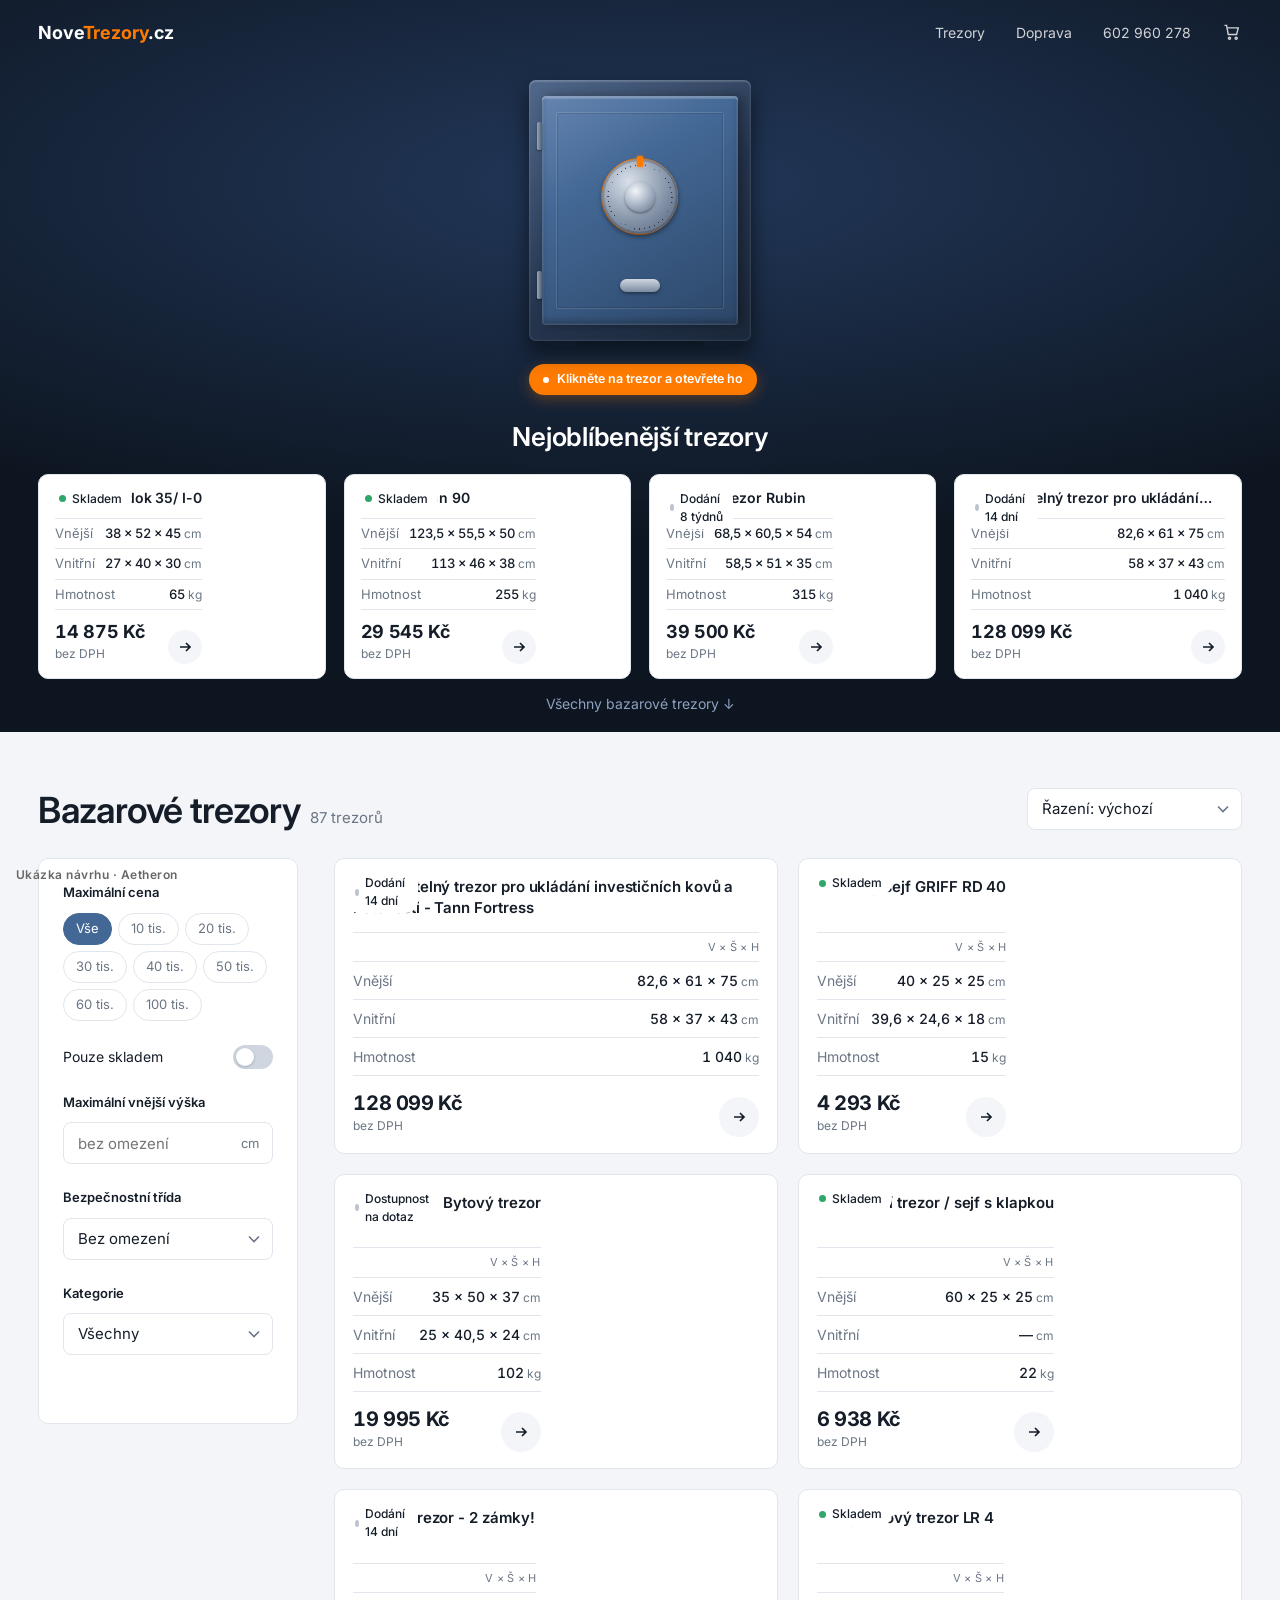
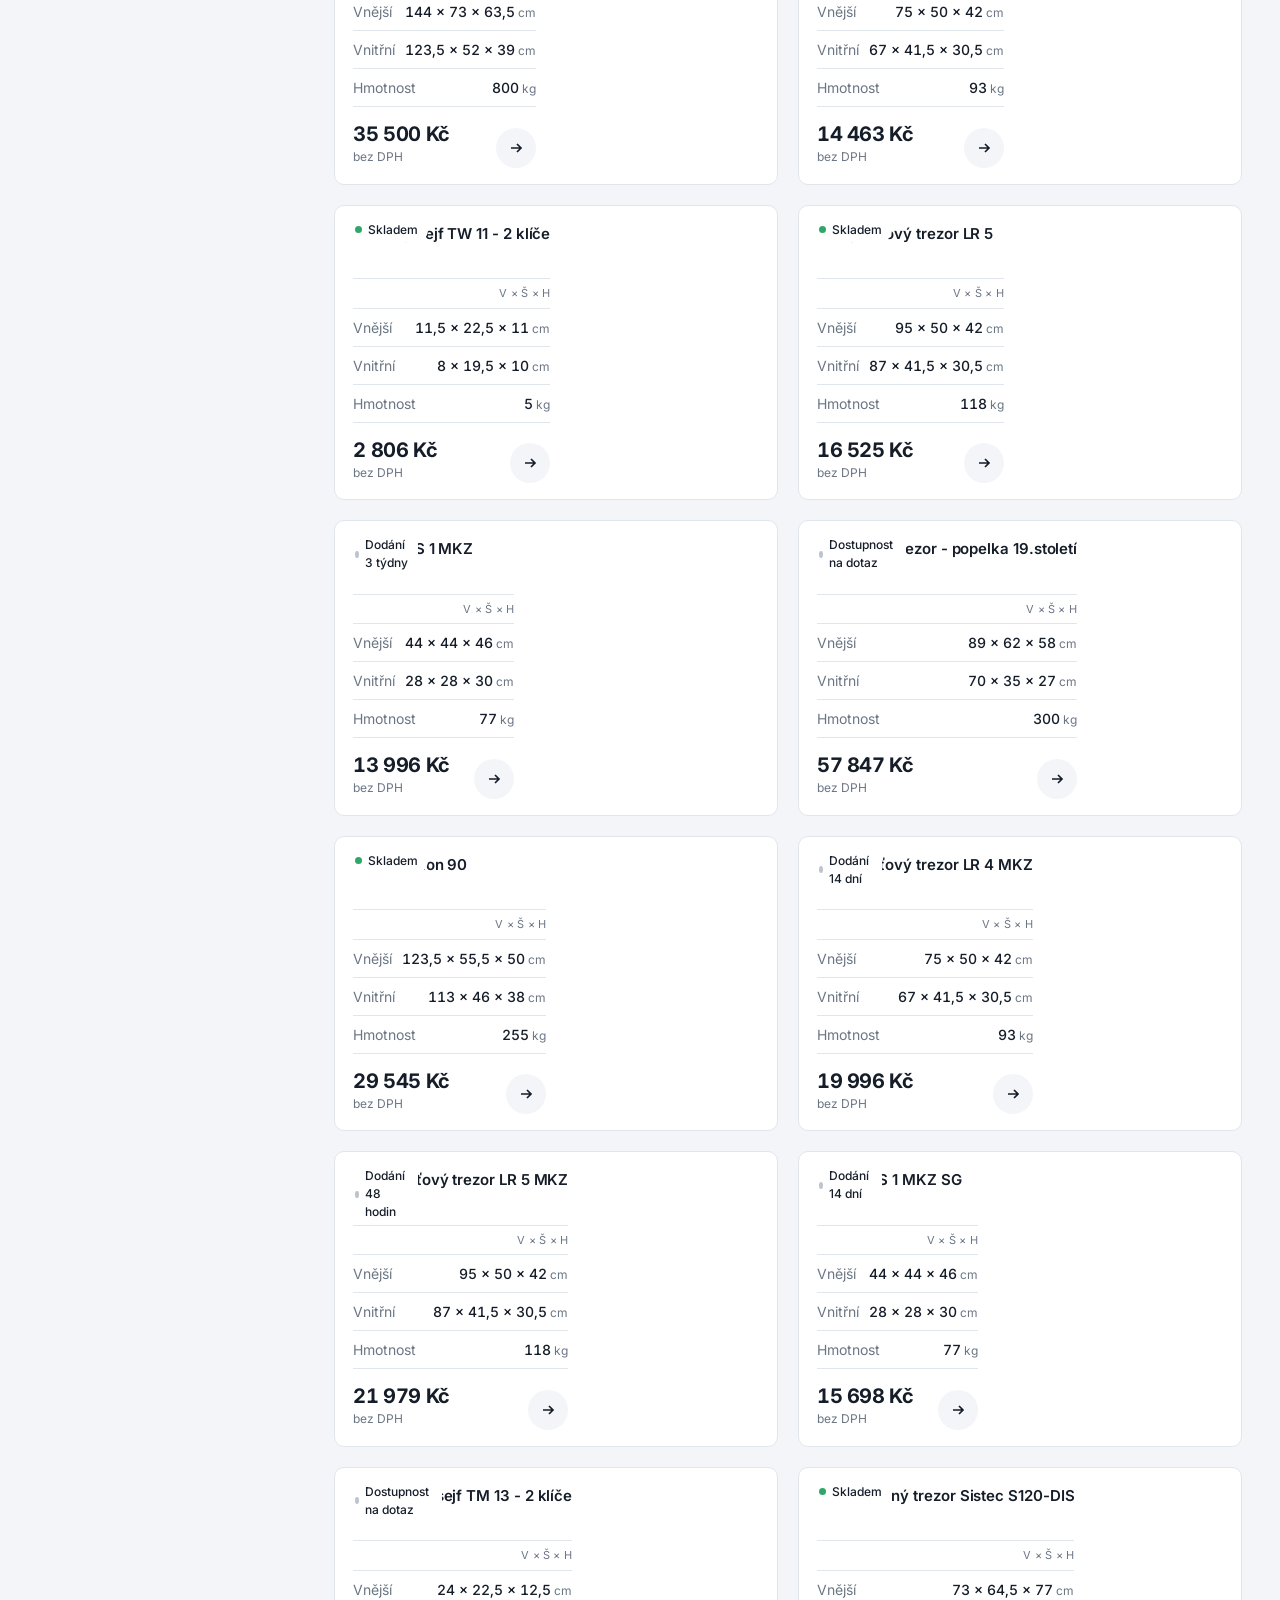
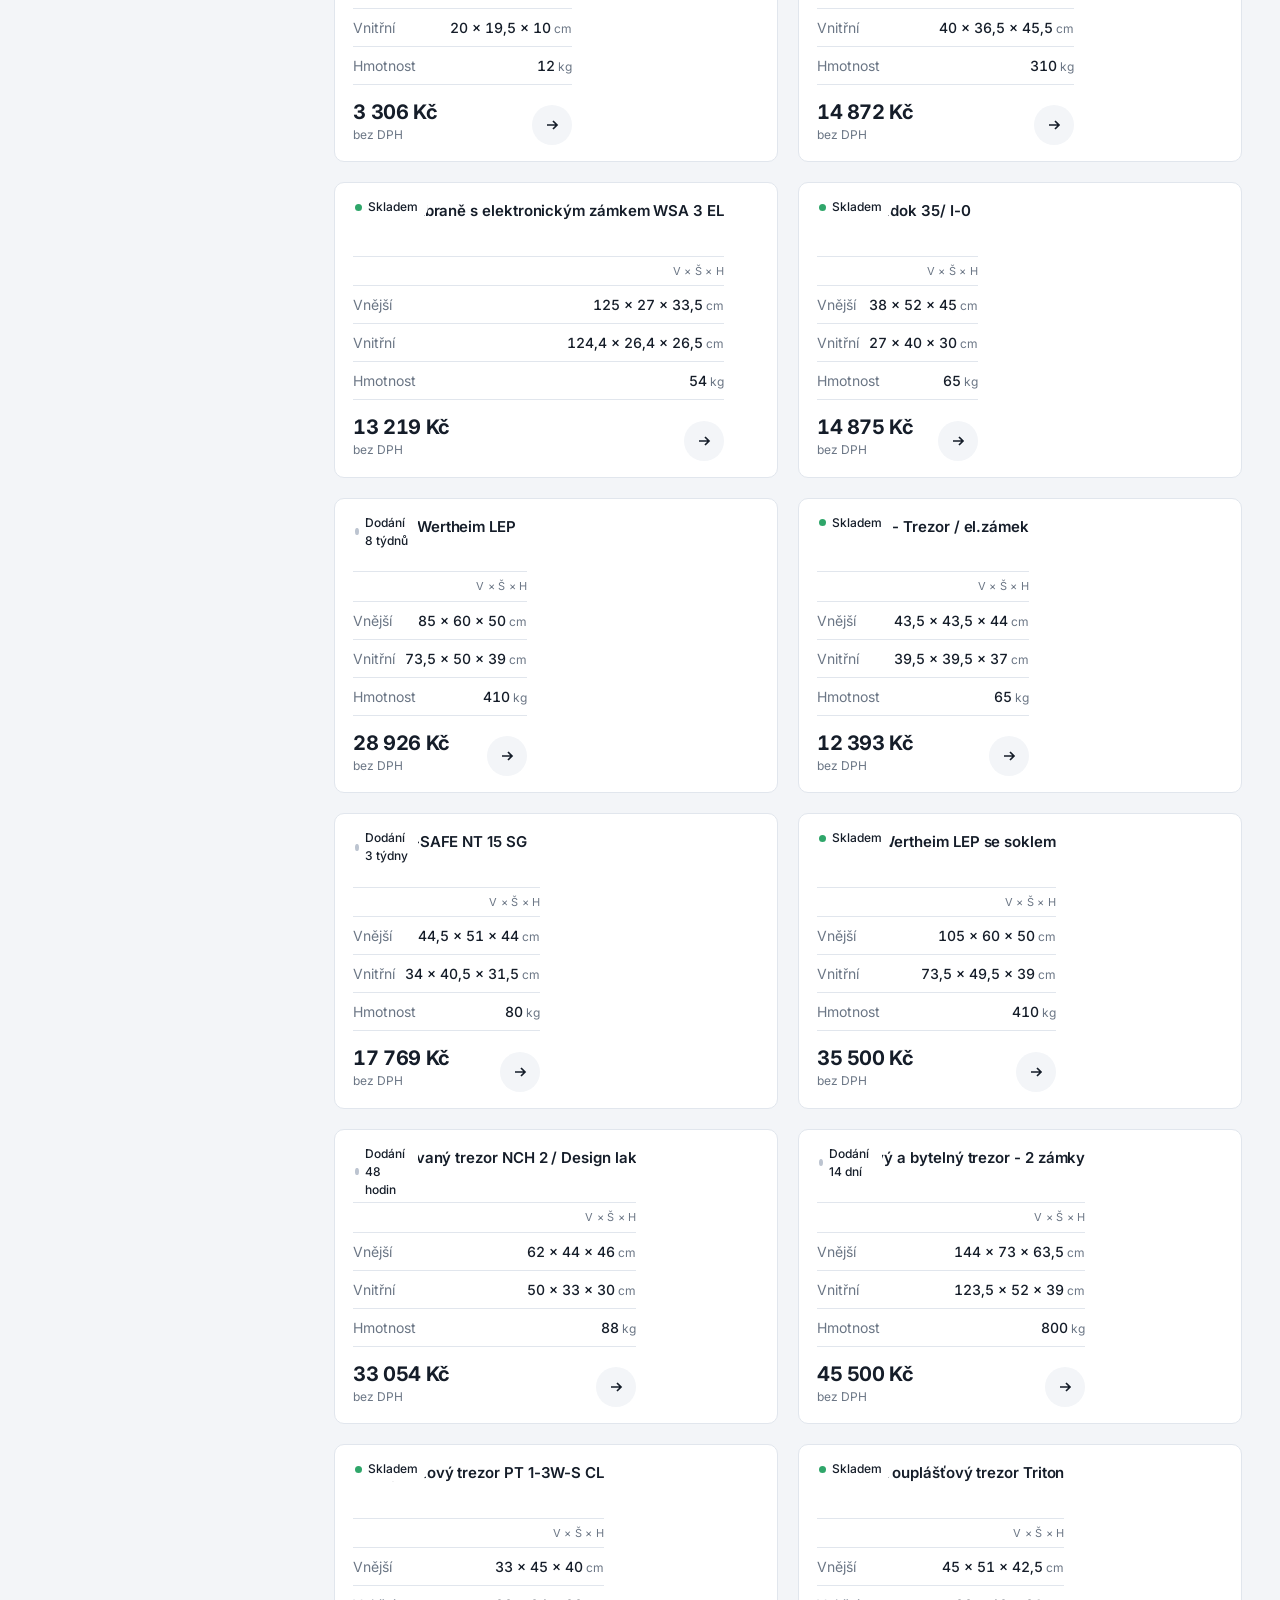
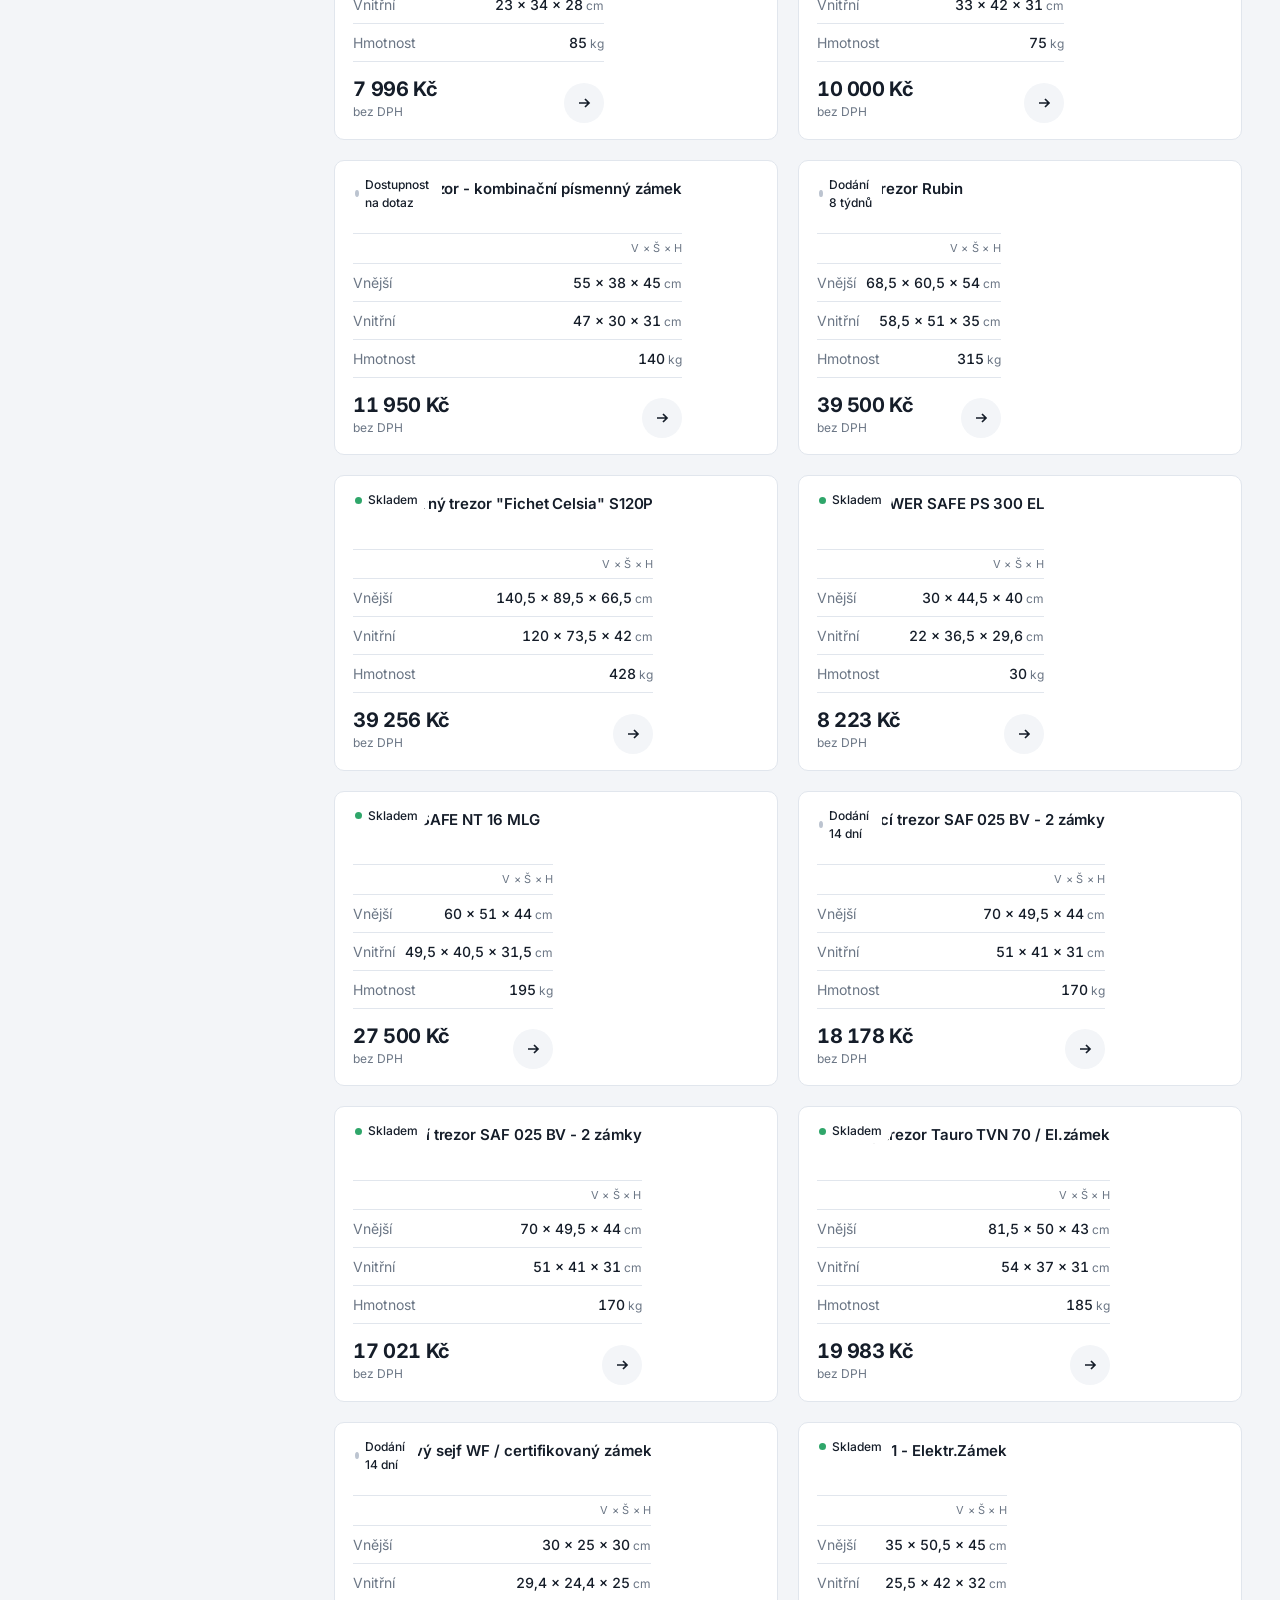
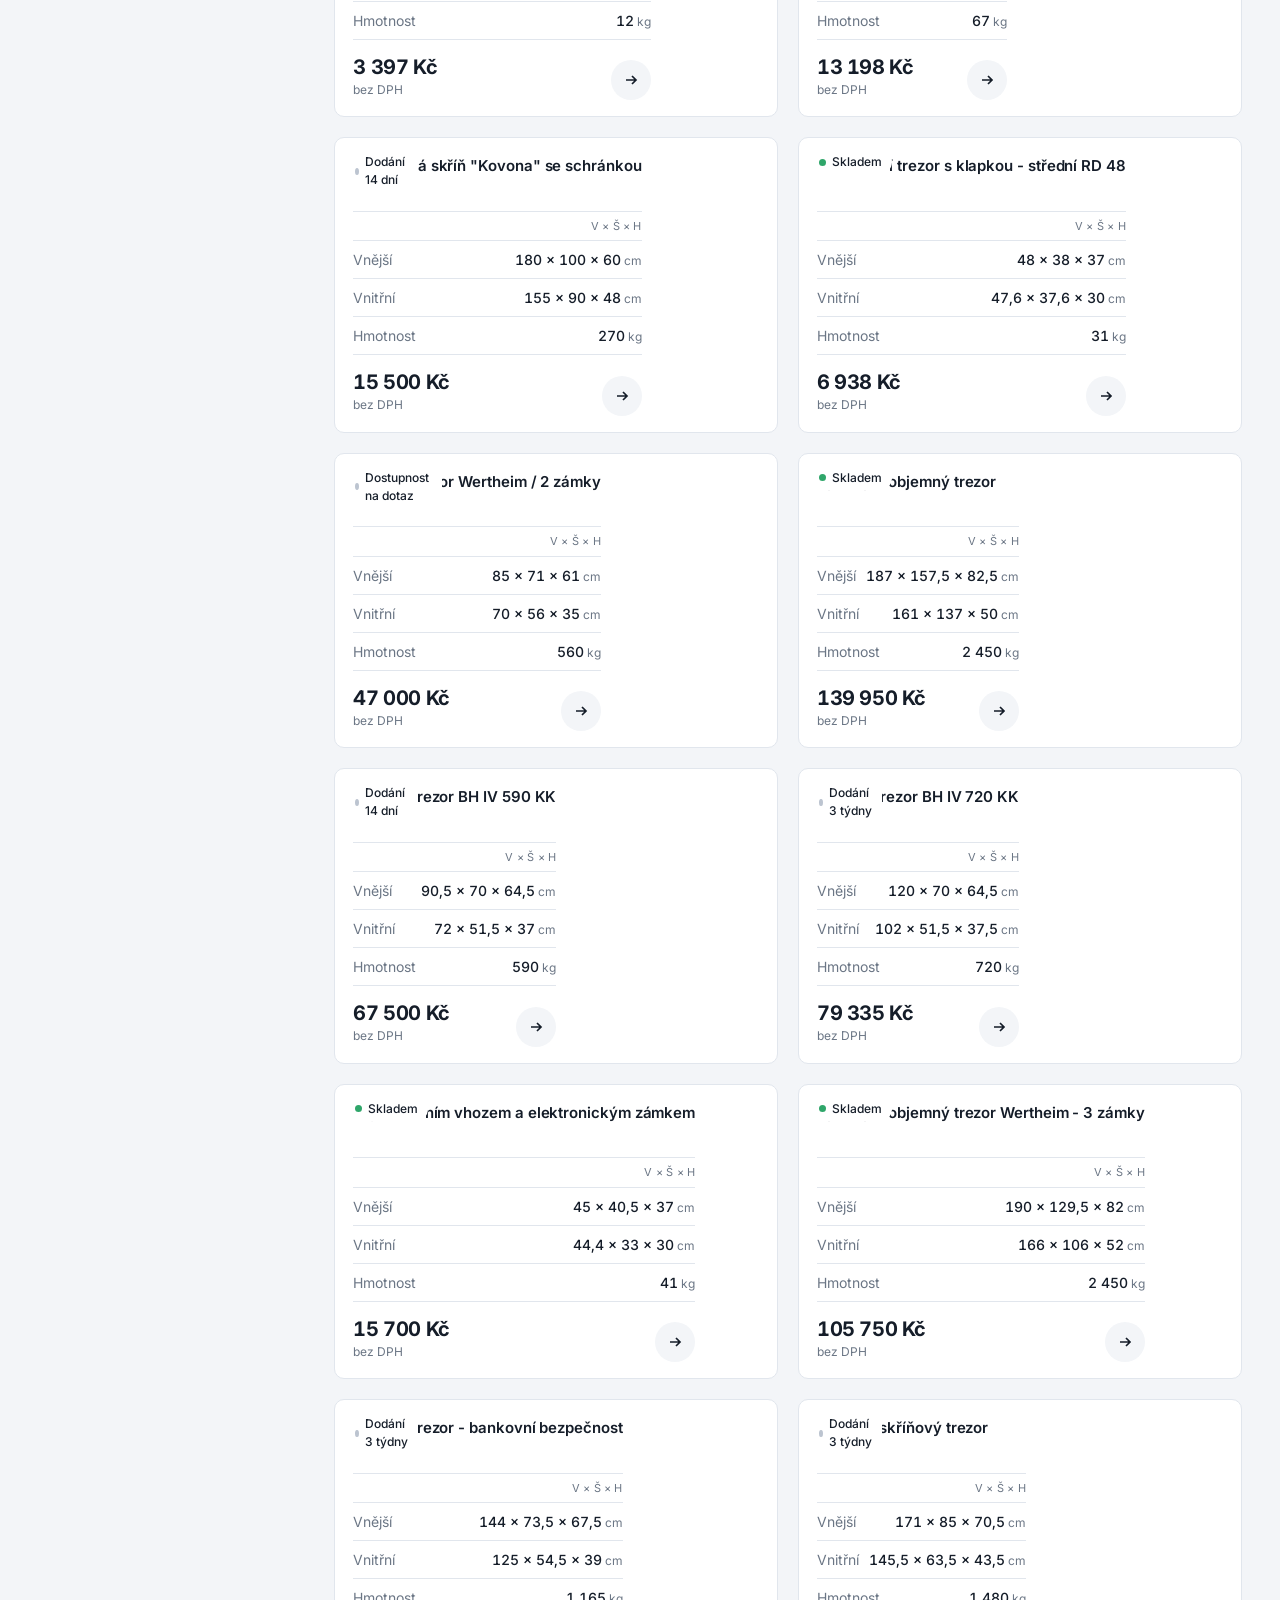
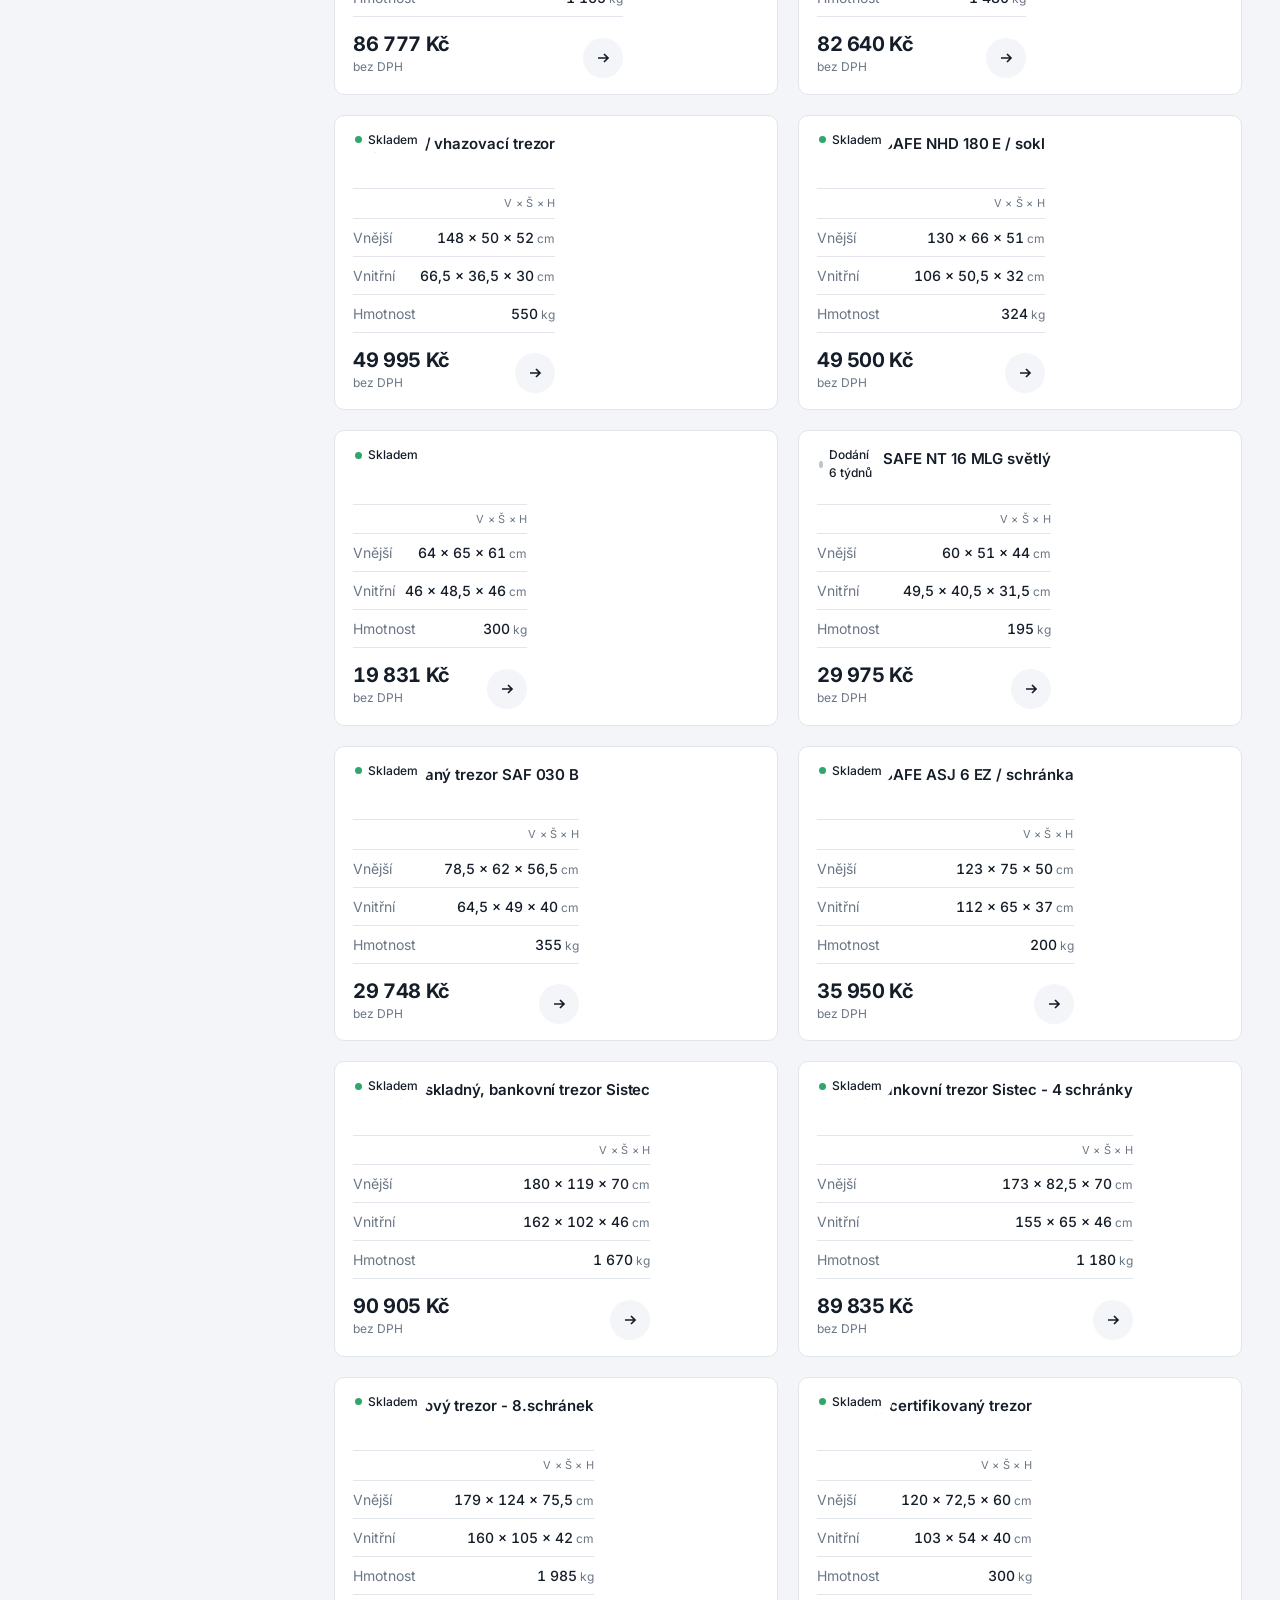
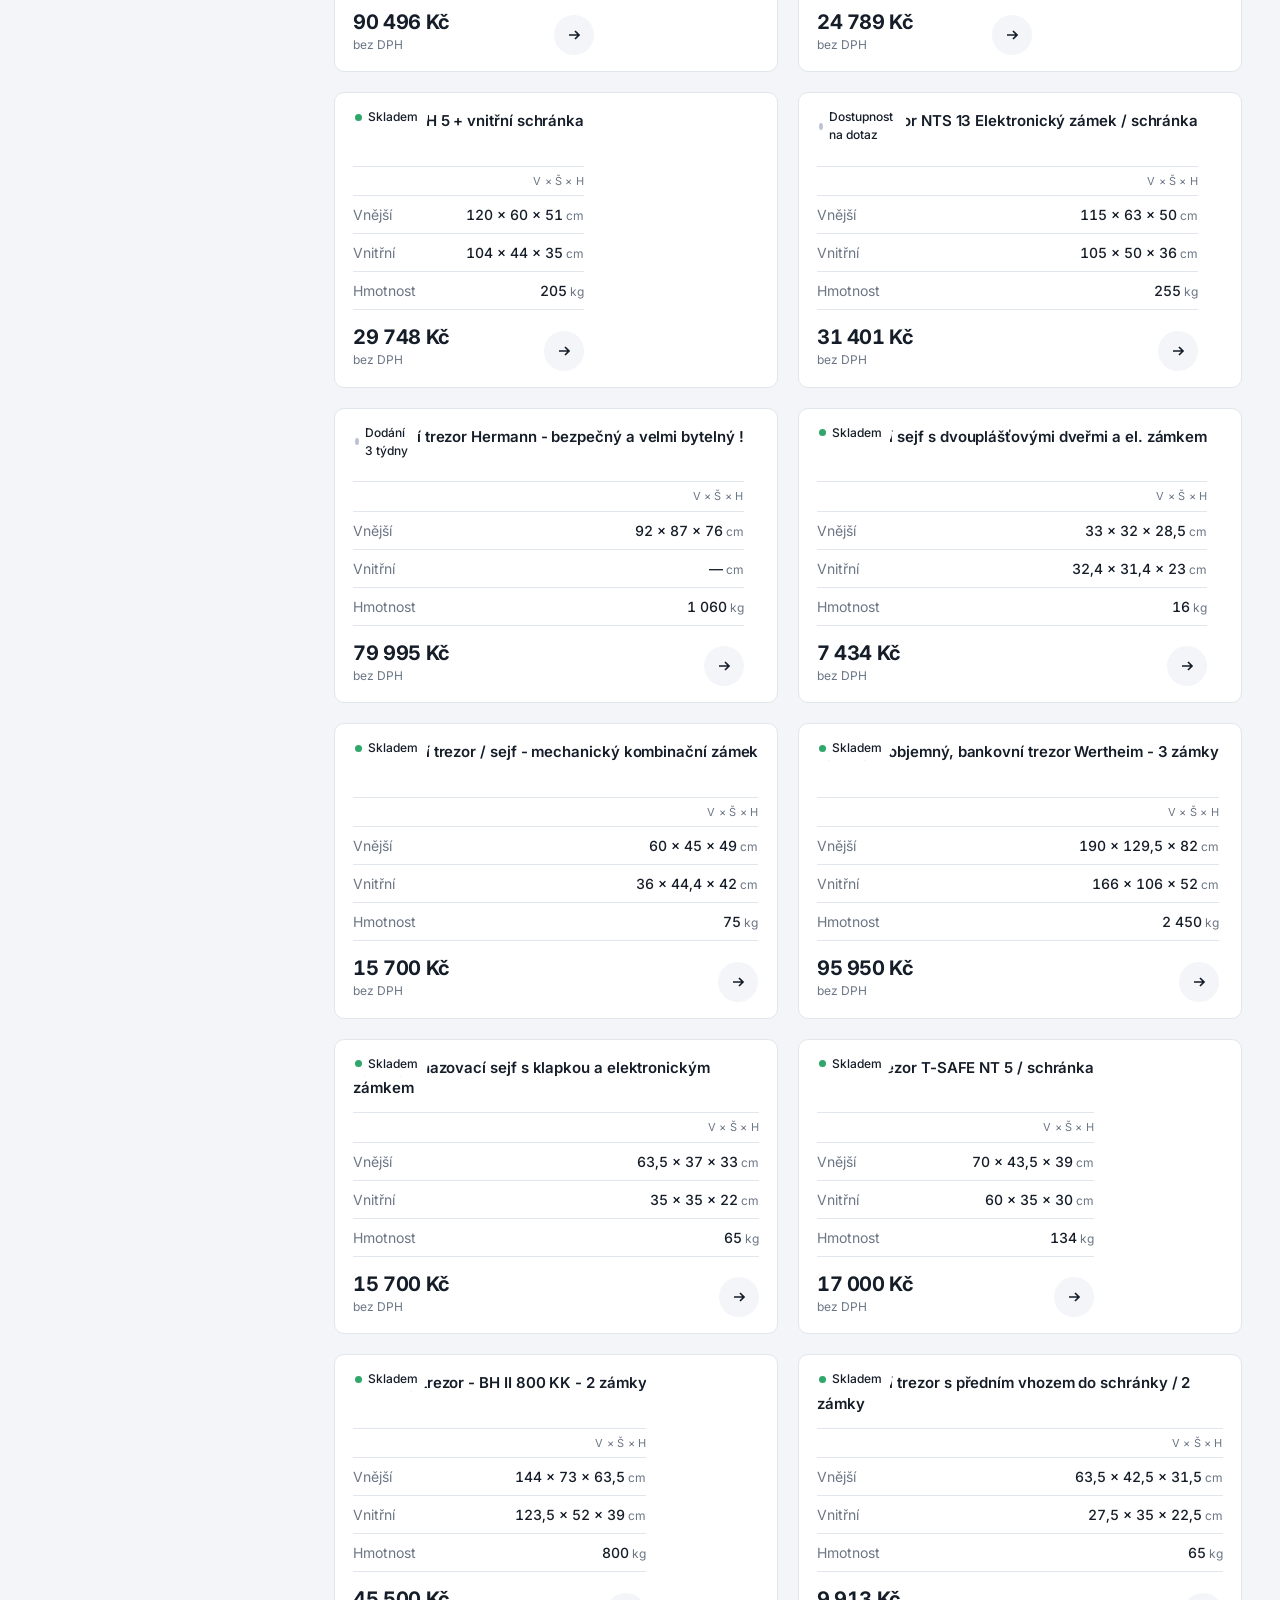
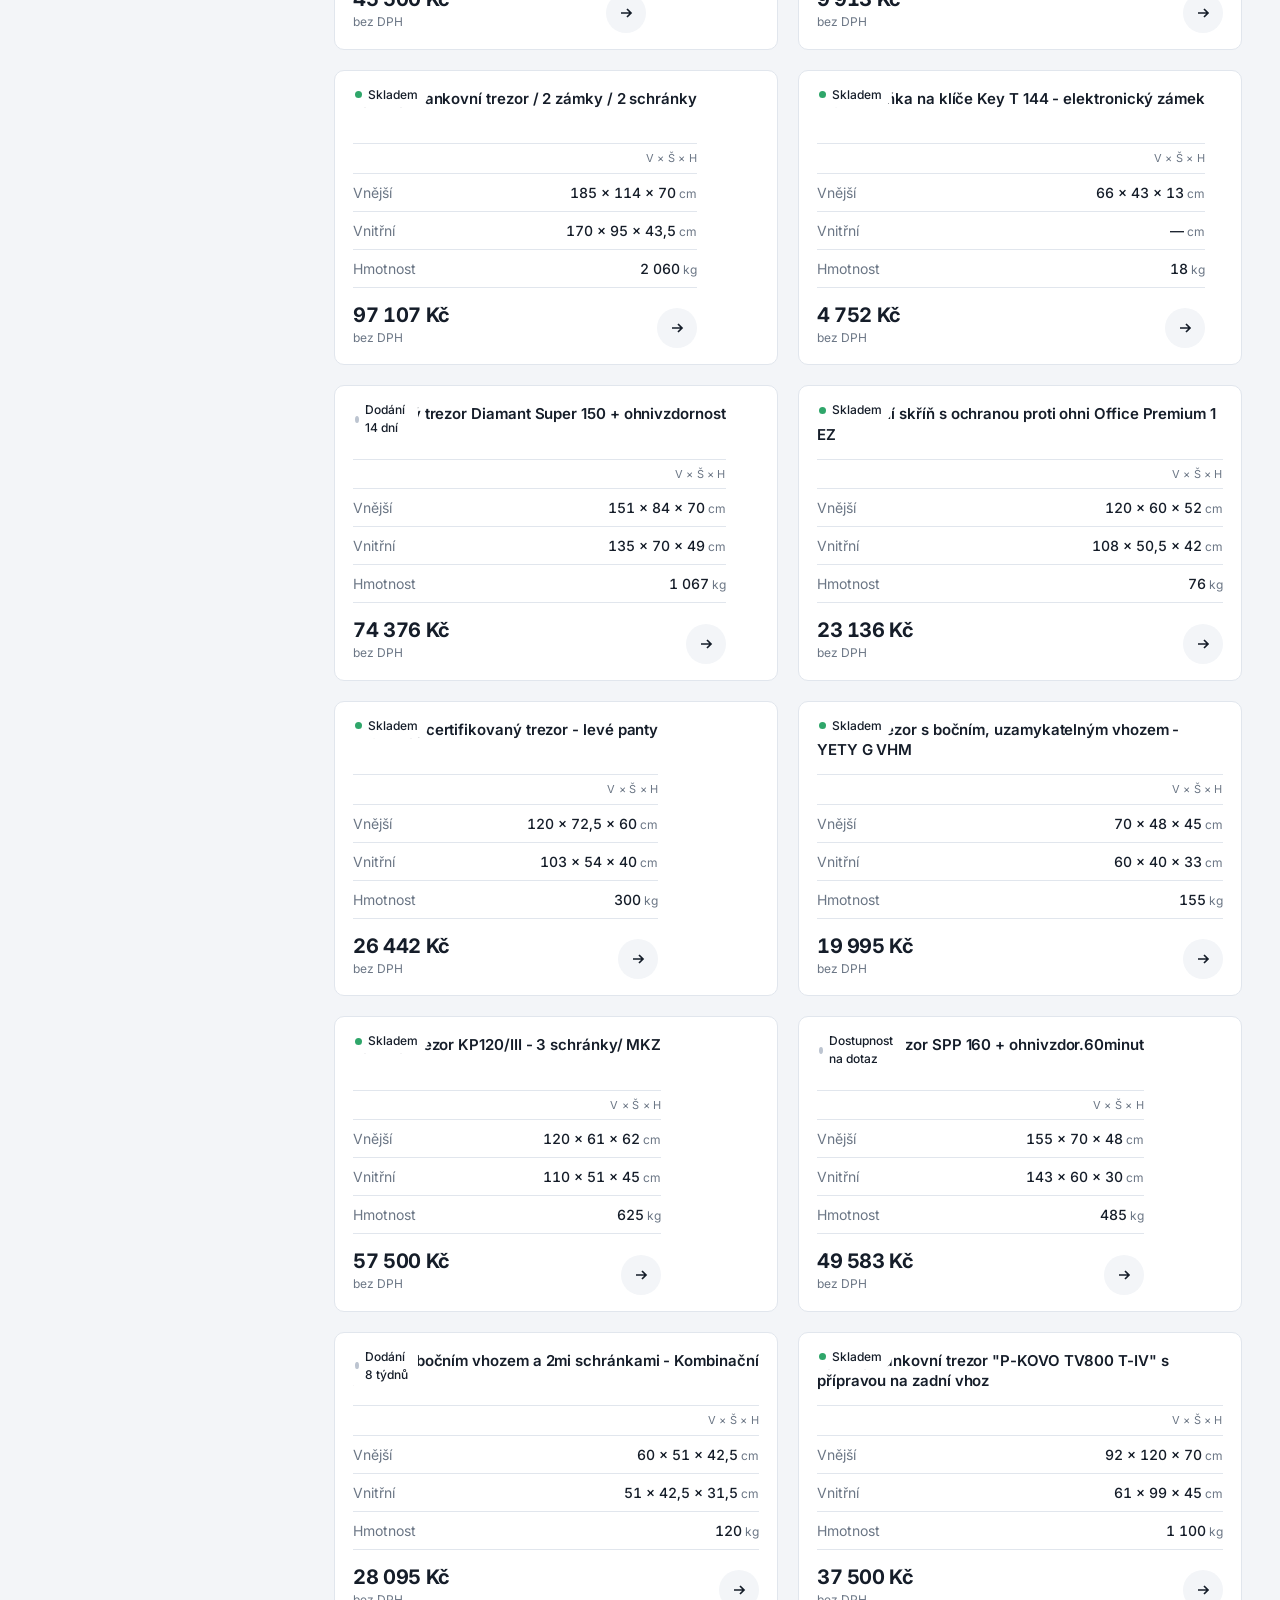
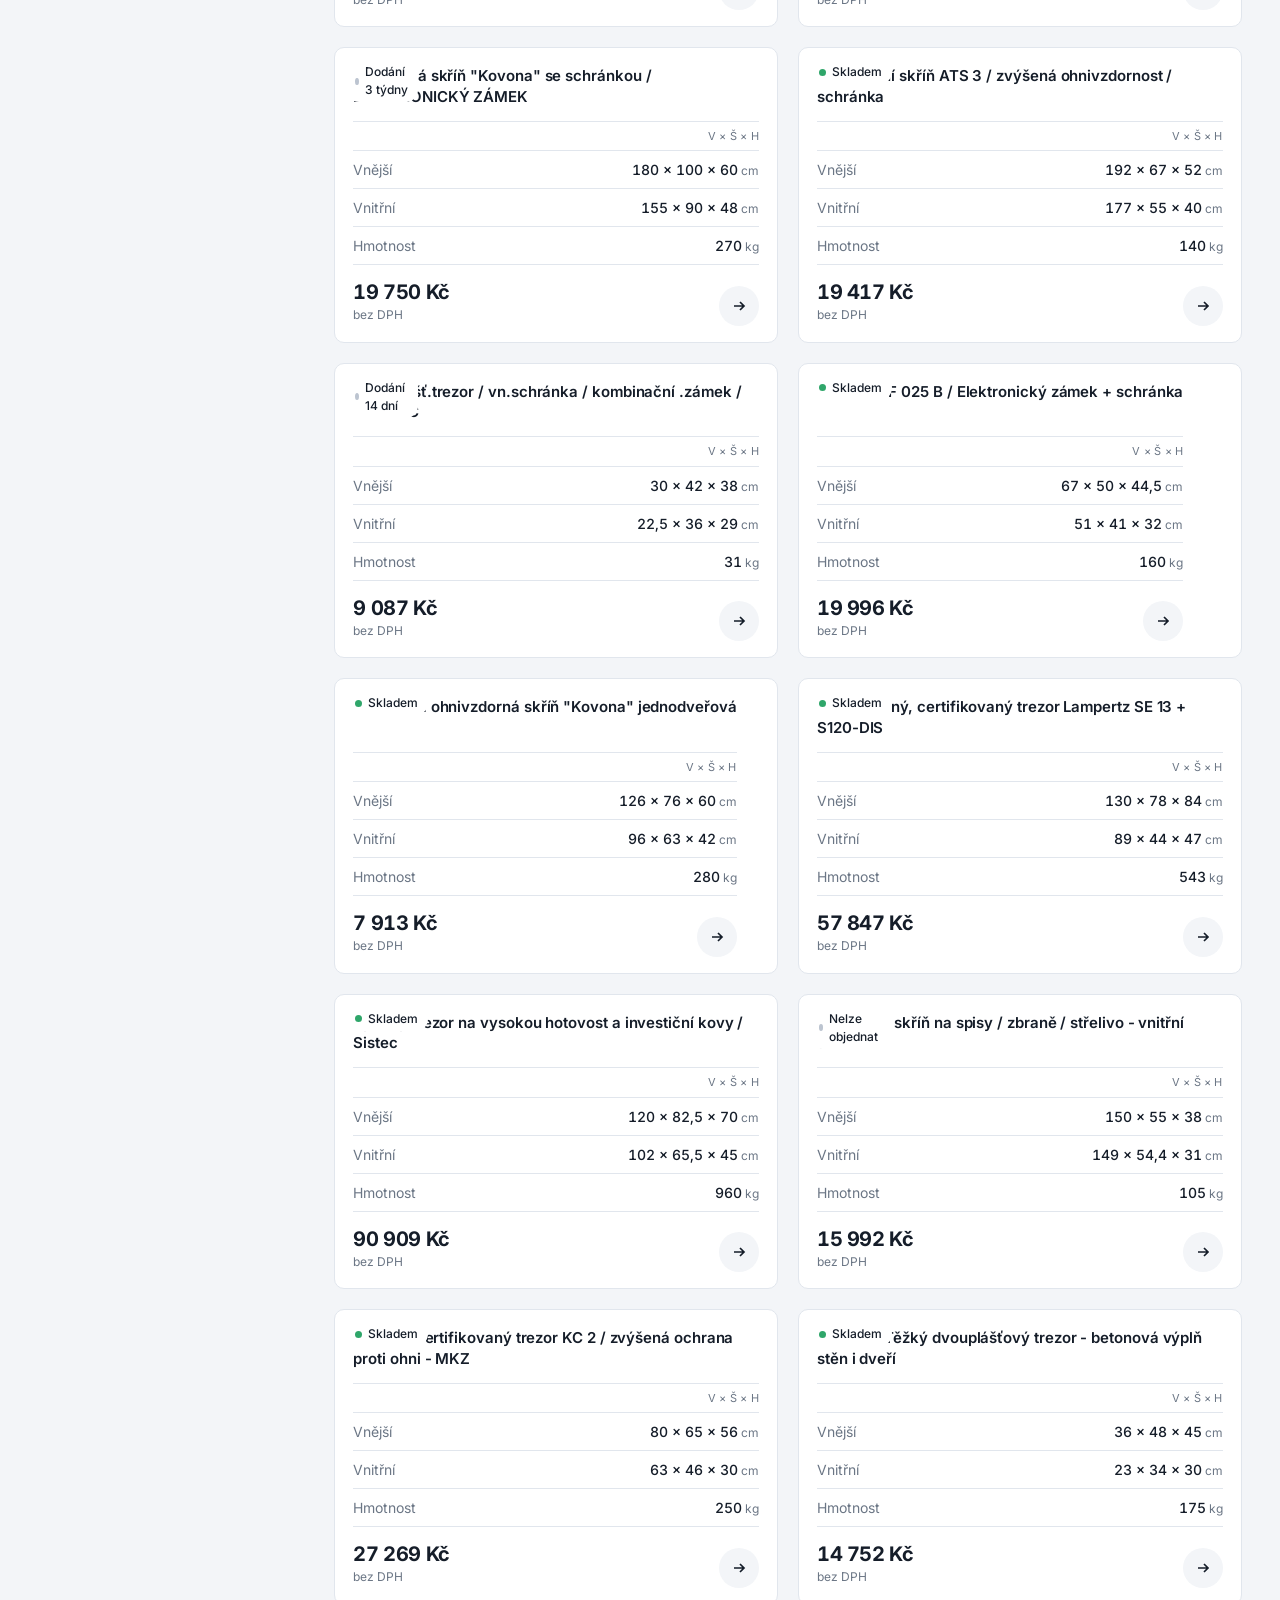
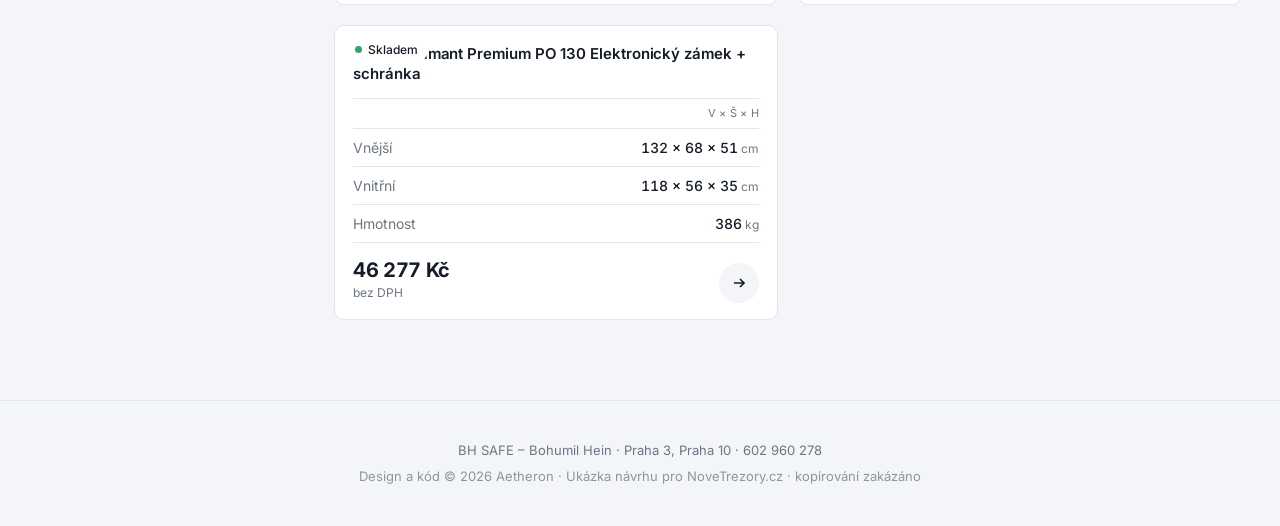
<file: index.html>
<!doctype html>
<!--
  © 2026 Aetheron. Všechna práva vyhrazena.
  Tento web je ukázka návrhu (koncept). Kód, grafika, rozvržení i animace jsou duševním vlastnictvím Aetheron.
  Kopírování, úpravy a další použití bez písemného souhlasu jsou zakázány.
  Fotografie a údaje o produktech pocházejí z novetrezory.cz a patří jejich provozovateli.
-->
<html lang="cs"><head><meta charset="utf-8"><meta name="robots" content="noindex,nofollow,noarchive,nosnippet,noimageindex"><meta name="author" content="Aetheron"><meta name="copyright" content="© 2026 Aetheron"><meta name="referrer" content="no-referrer"><meta name="viewport" content="width=device-width,initial-scale=1"><link rel="preconnect" href="https://fonts.googleapis.com"><link rel="preconnect" href="https://fonts.gstatic.com" crossorigin><link href="https://fonts.googleapis.com/css2?family=Inter:wght@400;500;600;700&display=swap" rel="stylesheet"><link rel="stylesheet" href="style.css"><title>NoveTrezory.cz – bazarové trezory</title></head><body>
<header class="top"><a class="logo" href="index.html">Nove<span>Trezory</span>.cz</a><nav><a class="lnk" href="eshop.html">Trezory</a><a class="lnk" href="#">Doprava</a><a class="tel" href="tel:+420602960278">602 960 278</a><a class="cart" href="#"><svg viewBox="0 0 24 24" fill="none" stroke="currentColor" stroke-width="1.7"><path d="M3 4h2.5l2 11h10l2-8H7"/><circle cx="9" cy="19.5" r="1.3"/><circle cx="17" cy="19.5" r="1.3"/></svg><b data-n="0"></b></a></nav></header>
<section class="hero">
  <div class="stage"><button class="safe" aria-label="Otevřít trezor">
    <span class="body"></span><span class="cavity"></span>
    <span class="hinge a"></span><span class="hinge b"></span>
    <span class="door"><span class="pulse"></span><span class="dial"><i></i></span><span class="handle"></span></span>
    <span class="foot l"></span><span class="foot r"></span>
  </button><span class="cta" id="cta"><b></b>Klikněte na trezor a otevřete ho</span></div>
  <h1>Nejoblíbenější trezory</h1>
  <div class="picks" id="picks"></div>
  <button class="down" id="enter">Všechny bazarové trezory</button>
</section>
<main class="shop" id="shop"></main>
<div class="foot-s">BH SAFE – Bohumil Hein · Praha 3, Praha 10 · 602 960 278<br><span>Design a kód © 2026 Aetheron · Ukázka návrhu pro NoveTrezory.cz · kopírování zakázáno</span></div><div class="wm" aria-hidden="true">Ukázka návrhu · Aetheron</div><script src="data.js"></script><script src="app.js"></script>
</body></html>
</file>
<file: style.css>
:root{
  --blue:#436895;
  --blue-d:#2f4d73;
  --navy:#0d1520;
  --ink:#151d29;
  --mute:#6b7685;
  --line:#e1e6ed;
  --bg:#f3f5f8;
  --card:#fff;
  --orange:#ff7b00;
  --r:10px;
  --font:'Inter',-apple-system,BlinkMacSystemFont,'Segoe UI',Roboto,sans-serif;
}
*{box-sizing:border-box;margin:0;padding:0}
html{scroll-behavior:smooth}
body{font:15px/1.5 var(--font);color:var(--ink);background:var(--bg);-webkit-font-smoothing:antialiased}
button,input,select{font:inherit;color:inherit}
button{cursor:pointer;background:none;border:0}
img{display:block;max-width:100%;-webkit-user-drag:none;user-select:none;-webkit-touch-callout:none;pointer-events:none}
a{color:inherit;text-decoration:none}

/* header */
.top{position:fixed;inset:0 0 auto 0;z-index:30;height:64px;display:flex;align-items:center;justify-content:space-between;padding:0 clamp(16px,3vw,40px);color:#fff;transition:background .3s,color .3s,box-shadow .3s}
.top.solid{background:rgba(255,255,255,.92);backdrop-filter:blur(12px);color:var(--ink);box-shadow:0 1px 0 var(--line)}
.logo{font-weight:700;font-size:18px;letter-spacing:-.01em}
.logo span{color:var(--orange)}
.top nav{display:flex;align-items:center;gap:clamp(14px,2.4vw,32px);font-size:14px}
.top nav a{opacity:.8;transition:opacity .2s}
.top nav a:hover{opacity:1}
.cart{display:flex;align-items:center;gap:8px;font-weight:500}
.cart svg{width:20px;height:20px}
.cart b{min-width:20px;height:20px;border-radius:10px;background:var(--orange);color:#fff;font-size:12px;display:grid;place-items:center;padding:0 6px;font-weight:600}
.cart b:empty,.cart b[data-n="0"]{display:none}
@media(max-width:720px){.top nav .tel,.top nav .lnk{display:none}}

/* hero */
.hero{position:relative;min-height:0;background:radial-gradient(120% 70% at 50% 25%,#22385a 0%,#0d1520 70%);color:#fff;display:flex;flex-direction:column;align-items:center;padding:80px clamp(16px,3vw,40px) 18px;overflow:hidden}
.hero h1{font-size:clamp(20px,2.2vw,26px);font-weight:600;letter-spacing:-.01em;margin-top:clamp(22px,3vh,34px);text-align:center}
.hero .picks{margin-top:18px;width:100%;max-width:1320px;display:grid;grid-template-columns:repeat(4,1fr);gap:18px}
.hero .down{margin-top:14px;color:#8ea2bf;font-size:14px;transition:color .2s}
.hero .down:hover{color:#fff}
.hero .down::after{content:" ↓"}

.stage{perspective:1600px;width:min(260px,56vw,29vh * .85);}
.safe{display:block;width:100%;aspect-ratio:17/20;position:relative;transform-style:preserve-3d;transition:transform 1s cubic-bezier(.6,0,.2,1),opacity .8s;-webkit-tap-highlight-color:transparent;container-type:inline-size}
.safe:focus-visible{outline:2px solid var(--orange);outline-offset:10px;border-radius:14px}
.body{position:absolute;inset:0;border-radius:3cqw;background:linear-gradient(145deg,#51698c,#26364f 55%,#1b283b);box-shadow:0 5cqw 10cqw rgba(0,0,0,.55),inset 0 0 0 .6cqw rgba(255,255,255,.08),inset 0 1cqw 0 rgba(255,255,255,.12)}
.cavity{position:absolute;inset:6%;border-radius:1.5cqw;background:radial-gradient(90% 80% at 50% 55%,#4a2a0b 0%,#1a1108 55%,#07090c 100%);box-shadow:inset 0 2cqw 6cqw #000;overflow:hidden}
.cavity::before{content:"";position:absolute;inset:0;background:radial-gradient(60% 50% at 50% 60%,rgba(255,123,0,.55),transparent 70%);opacity:0;transition:opacity .6s .2s}
.cavity::after{content:"";position:absolute;left:0;right:0;top:52%;height:1.2cqw;background:linear-gradient(#3b4a63,#1c2638);box-shadow:0 1cqw 2cqw rgba(0,0,0,.6)}
.safe.open .cavity::before{opacity:1}
.door{position:absolute;inset:6%;border-radius:1.5cqw;transform-origin:0 50%;transition:transform .65s cubic-bezier(.5,0,.2,1);background:linear-gradient(150deg,#6685b0 0%,#436895 35%,#2c4668 100%);box-shadow:inset 0 0 0 .7cqw rgba(255,255,255,.1),inset 0 1.4cqw 0 rgba(255,255,255,.18),inset 0 -2cqw 3cqw rgba(0,0,0,.25),2cqw 0 5cqw rgba(0,0,0,.35)}
.safe.open .door{transform:rotateY(-112deg)}
.door::before{content:"";position:absolute;inset:7%;border-radius:1cqw;border:.5cqw solid rgba(255,255,255,.12);box-shadow:inset 0 0 0 .5cqw rgba(0,0,0,.12)}
.dial{position:absolute;left:50%;top:44%;width:34cqw;height:34cqw;margin:-17cqw 0 0 -17cqw;border-radius:50%;background:radial-gradient(circle at 35% 30%,#d9e0ea,#8493a8 55%,#4d5c72);box-shadow:0 1.2cqw 2.4cqw rgba(0,0,0,.45),inset 0 0 0 1cqw rgba(0,0,0,.18);transition:transform .6s cubic-bezier(.4,0,.2,1)}
.dial::before{content:"";position:absolute;inset:6%;border-radius:50%;background:repeating-conic-gradient(rgba(20,28,40,.75) 0 1deg,transparent 1deg 9deg);-webkit-mask:radial-gradient(circle,transparent 66%,#000 67%);mask:radial-gradient(circle,transparent 66%,#000 67%)}
.dial::after{content:"";position:absolute;inset:30%;border-radius:50%;background:radial-gradient(circle at 35% 30%,#f2f5f9,#9aa8bb 60%,#5e6d83);box-shadow:0 .6cqw 1.2cqw rgba(0,0,0,.4)}
.dial i{position:absolute;left:50%;top:-1.5cqw;width:2.4cqw;height:5cqw;margin-left:-1.2cqw;background:var(--orange);border-radius:.6cqw;z-index:2;box-shadow:0 0 1.6cqw rgba(255,123,0,.7)}
.safe.open .dial{transform:rotate(-540deg)}
.handle{position:absolute;left:50%;top:80%;width:18cqw;height:5.5cqw;margin-left:-9cqw;border-radius:3cqw;background:linear-gradient(#cfd7e2,#7b8aa0);box-shadow:0 .8cqw 1.6cqw rgba(0,0,0,.4)}
.hinge{position:absolute;left:3.4%;width:2.4%;height:11%;border-radius:.8cqw;background:linear-gradient(90deg,#9aa8bb,#4d5c72);z-index:2;box-shadow:0 .5cqw 1cqw rgba(0,0,0,.4)}
.hinge.a{top:16%}.hinge.b{top:73%}
.foot{position:absolute;bottom:-3.2cqw;width:14cqw;height:3.2cqw;background:#10192a;border-radius:0 0 1cqw 1cqw}
.foot.l{left:7%}.foot.r{right:7%}

/* shop */
.shop{background:var(--bg);padding:clamp(88px,10vw,112px) clamp(16px,3vw,40px) 80px;max-width:1520px;margin:0 auto}
.hero + .shop{padding-top:56px}
.head{display:flex;align-items:flex-end;justify-content:space-between;gap:16px;flex-wrap:wrap;margin-bottom:28px}
.head h2{font-size:clamp(26px,3vw,36px);font-weight:600;letter-spacing:-.02em;line-height:1.1}
.head h2 small{font-size:15px;font-weight:400;color:var(--mute);letter-spacing:0;margin-left:10px}
.tools{display:flex;gap:10px;align-items:center}
.sel{appearance:none;-webkit-appearance:none;background:#fff url("data:image/svg+xml,%3Csvg xmlns='http://www.w3.org/2000/svg' width='12' height='8' fill='none' stroke='%236b7685' stroke-width='1.6'%3E%3Cpath d='m1 1.5 5 5 5-5'/%3E%3C/svg%3E") no-repeat right 12px center;border:1px solid var(--line);border-radius:8px;height:42px;padding:0 34px 0 14px;width:100%;cursor:pointer}
.tools .sel{width:auto;min-width:200px}
.fbtn{display:none;height:42px;padding:0 16px;border:1px solid var(--line);border-radius:8px;background:#fff;font-weight:500;align-items:center;gap:8px}
.layout{display:grid;grid-template-columns:260px 1fr;gap:36px;align-items:start}

.filters{position:sticky;top:84px;display:flex;flex-direction:column;gap:24px;background:#fff;border:1px solid var(--line);border-radius:var(--r);padding:24px}
.f label.t,.f .t{display:block;font-size:13px;font-weight:600;margin-bottom:10px}
.chips{display:flex;flex-wrap:wrap;gap:6px}
.chip{height:32px;padding:0 12px;border-radius:16px;border:1px solid var(--line);font-size:13px;color:var(--mute);transition:.15s}
.chip:hover{border-color:var(--blue);color:var(--blue)}
.chip.on{background:var(--blue);border-color:var(--blue);color:#fff}
.tog{display:flex;align-items:center;justify-content:space-between;font-size:14px;cursor:pointer}
.tog input{display:none}
.tog span.sw{width:40px;height:24px;border-radius:12px;background:#cfd6e0;position:relative;transition:.2s}
.tog span.sw::after{content:"";position:absolute;left:3px;top:3px;width:18px;height:18px;border-radius:50%;background:#fff;transition:.2s;box-shadow:0 1px 3px rgba(0,0,0,.2)}
.tog input:checked + .sw{background:var(--blue)}
.tog input:checked + .sw::after{transform:translateX(16px)}
.num{position:relative}
.num input{width:100%;height:42px;border:1px solid var(--line);border-radius:8px;padding:0 44px 0 14px;background:#fff}
.num input:focus,.sel:focus{outline:2px solid var(--blue);outline-offset:-1px}
.num span{position:absolute;right:14px;top:50%;transform:translateY(-50%);color:var(--mute);font-size:13px}
.reset{font-size:13px;color:var(--blue);text-align:left;font-weight:500;visibility:hidden}
.reset.on{visibility:visible}
.fclose{display:none}

/* grid + tile */
.grid{display:grid;grid-template-columns:repeat(auto-fill,minmax(290px,1fr));gap:20px}
.tile{background:var(--card);border:1px solid var(--line);border-radius:var(--r);overflow:hidden;display:flex;flex-direction:column;text-align:left;transition:box-shadow .25s,transform .25s,border-color .25s}
.tile:hover{box-shadow:0 14px 34px rgba(21,29,41,.1);transform:translateY(-3px);border-color:#cdd5e0}
.tile .ph{position:relative;aspect-ratio:4/3;background:#eef1f5}
.tile .ph img{position:absolute;inset:7%;width:86%;height:86%;object-fit:contain;mix-blend-mode:multiply;transition:transform .4s}
.tile:hover .ph img{transform:scale(1.04)}
.stock{position:absolute;left:12px;top:12px;font-size:12px;font-weight:500;display:flex;align-items:center;gap:6px;background:#fff;border-radius:12px;padding:3px 10px 3px 8px}
.stock::before{content:"";width:7px;height:7px;border-radius:50%;background:#bcc4d0}
.stock.in::before{background:#2fa66a}
.cls{position:absolute;right:12px;top:12px;font-size:12px;font-weight:600;color:var(--blue);background:#fff;border-radius:12px;padding:3px 10px}
.tile .bd{padding:18px 18px 16px;display:flex;flex-direction:column;flex:1}
.tile h3{font-size:15px;font-weight:600;line-height:1.35;letter-spacing:-.005em;display:-webkit-box;-webkit-line-clamp:2;-webkit-box-orient:vertical;overflow:hidden;min-height:2.7em}
.spec{margin:14px 0 16px;border-top:1px solid var(--line)}
.spec div{display:flex;justify-content:space-between;align-items:baseline;gap:10px;padding:8px 0;border-bottom:1px solid var(--line);font-size:14px}
.spec dt{color:var(--mute)}
.spec dd{font-weight:500;font-variant-numeric:tabular-nums;white-space:nowrap}
.spec dd em{font-style:normal;color:var(--mute);font-weight:400;font-size:12px;margin-left:3px}
.spec .lg{font-size:11px;color:var(--mute);padding:6px 0;border-bottom:1px solid var(--line);justify-content:flex-end;letter-spacing:.02em}
.foot2{margin-top:auto;display:flex;align-items:flex-end;justify-content:space-between;gap:10px}
.price b{display:block;font-size:20px;font-weight:700;letter-spacing:-.02em;line-height:1.1;font-variant-numeric:tabular-nums}
.price small{font-size:12px;color:var(--mute)}
.go{width:40px;height:40px;border-radius:50%;background:var(--bg);display:grid;place-items:center;transition:.2s;flex:none}
.go svg{width:16px;height:16px}
.tile:hover .go{background:var(--blue);color:#fff}
.empty{grid-column:1/-1;text-align:center;padding:80px 0;color:var(--mute)}

/* modal */
.mod{position:fixed;inset:0;z-index:60;display:none;align-items:center;justify-content:center;padding:24px}
.mod.on{display:flex}
.mod .bk{position:absolute;inset:0;background:rgba(10,16,25,.6);backdrop-filter:blur(4px);animation:fade .25s}
.sheet{position:relative;background:#fff;border-radius:14px;width:min(1080px,100%);max-height:100%;overflow:auto;display:grid;grid-template-columns:1.05fr 1fr;animation:rise .3s cubic-bezier(.2,.8,.2,1)}
@keyframes fade{from{opacity:0}}
@keyframes rise{from{opacity:0;transform:translateY(20px)}}
.x{position:absolute;right:14px;top:14px;width:38px;height:38px;border-radius:50%;background:#fff;box-shadow:0 1px 6px rgba(0,0,0,.15);display:grid;place-items:center;z-index:3}
.x svg{width:16px;height:16px}
.gal{background:#eef1f5;padding:28px;display:flex;flex-direction:column;gap:16px;position:sticky;top:0;align-self:start;min-height:100%}
.gal .big{aspect-ratio:1;position:relative}
.gal .big img{position:absolute;inset:0;width:100%;height:100%;object-fit:contain;mix-blend-mode:multiply}
.thumbs{display:flex;gap:8px;justify-content:center}
.thumbs button{width:64px;height:64px;border-radius:8px;background:#fff;border:2px solid transparent;padding:4px;opacity:.7}
.thumbs button.on{border-color:var(--blue);opacity:1}
.thumbs img{width:100%;height:100%;object-fit:contain}
.info{padding:36px 36px 32px;display:flex;flex-direction:column}
.info h2{font-size:22px;font-weight:600;line-height:1.25;letter-spacing:-.015em;padding-right:36px}
.info .pr{margin:18px 0 6px;display:flex;align-items:baseline;gap:10px;flex-wrap:wrap}
.info .pr b{font-size:30px;font-weight:700;letter-spacing:-.025em}
.info .pr span{color:var(--mute);font-size:14px}
.info .av{font-size:14px;display:flex;align-items:center;gap:8px;color:var(--mute)}
.info .av i{width:8px;height:8px;border-radius:50%;background:#bcc4d0}
.info .av.in i{background:#2fa66a}
.info .spec{margin:24px 0}
.info p.d{font-size:14px;color:#3b4553;line-height:1.65}
.acts{display:flex;gap:10px;margin-top:auto;padding-top:28px;flex-wrap:wrap}
.btn{height:48px;padding:0 24px;border-radius:8px;font-weight:600;display:inline-flex;align-items:center;justify-content:center;transition:.2s}
.btn.p{background:var(--orange);color:#fff;flex:1;min-width:160px}
.btn.p:hover{background:#e86f00}
.btn.s{border:1px solid var(--line);background:#fff}
.btn.s:hover{border-color:var(--blue);color:var(--blue)}
.toast{position:fixed;left:50%;bottom:28px;transform:translate(-50%,30px);background:var(--ink);color:#fff;padding:12px 20px;border-radius:8px;font-size:14px;opacity:0;pointer-events:none;transition:.3s;z-index:80}
.toast.on{opacity:1;transform:translate(-50%,0)}
.foot-s{text-align:center;color:var(--mute);font-size:13px;padding:40px 16px;border-top:1px solid var(--line)}

@media(max-width:960px){
  .layout{grid-template-columns:1fr}
  .fbtn{display:inline-flex}
  .filters{position:fixed;inset:auto 0 0 0;top:auto;z-index:50;max-height:86vh;overflow:auto;border-radius:16px 16px 0 0;transform:translateY(105%);transition:transform .35s;padding:24px 20px 28px;border:0;box-shadow:0 -20px 60px rgba(0,0,0,.25)}
  .filters.on{transform:none}
  .fclose{display:block;position:absolute;right:14px;top:10px;font-size:26px;color:var(--mute)}
  .sheet{grid-template-columns:1fr}
  .gal{position:static;padding:20px}
  .gal .big{aspect-ratio:4/3}
  .info{padding:24px 20px}
  .mod{padding:0;align-items:flex-end}
  .sheet{border-radius:16px 16px 0 0;max-height:94vh}
}
@media(prefers-reduced-motion:reduce){*{transition:none!important;animation:none!important}html{scroll-behavior:auto}}

.hero .picks .tile .ph{aspect-ratio:2/1}
.hero .picks .tile .bd{padding:14px 16px 14px}
.hero .picks .tile h3{font-size:14px;min-height:0;-webkit-line-clamp:1}
.hero .picks .tile .spec{margin:10px 0 12px}
.hero .picks .tile .spec div{padding:5px 0;font-size:13px}
.hero .picks .tile .lg{display:none}
.hero .picks .tile .price b{font-size:18px}
.hero .picks .tile .go{width:34px;height:34px}
@media(max-width:1100px){.hero .picks{grid-template-columns:repeat(2,1fr)}.hero{min-height:0}}
@media(max-width:560px){.hero .picks{grid-template-columns:1fr}}
.foot-s span{display:inline-block;margin-top:6px;opacity:.75}
.wm{position:fixed;left:16px;bottom:16px;z-index:70;font-size:12px;font-weight:600;letter-spacing:.04em;color:#fff;mix-blend-mode:difference;opacity:.6;pointer-events:none;user-select:none}
@media print{.top,.filters,.fbtn,.mod,.hero{display:none!important}.wm{inset:0;display:grid;place-items:center;font-size:64px;transform:rotate(-30deg);opacity:.1;color:#000;mix-blend-mode:normal}}
.hero .tile{color:var(--ink)}

.safe{cursor:pointer}
.pulse{position:absolute;left:50%;top:44%;width:34cqw;height:34cqw;margin:-17cqw 0 0 -17cqw;border-radius:50%;border:.8cqw solid var(--orange);pointer-events:none;animation:ring 2s ease-out infinite}
.pulse::after{content:"";position:absolute;inset:-.8cqw;border-radius:50%;border:.8cqw solid var(--orange);animation:ring 2s ease-out .6s infinite}
@keyframes ring{0%{transform:scale(1);opacity:.9}100%{transform:scale(1.9);opacity:0}}
.safe.open .pulse,.safe.touched .pulse{display:none}
.safe:not(.open){animation:nudge 4s ease-in-out 1.5s infinite}
@keyframes nudge{0%,88%,100%{transform:none}91%{transform:translateX(-5px) rotate(-.8deg)}94%{transform:translateX(5px) rotate(.8deg)}97%{transform:translateX(-3px)}}
.safe:not(.open):hover .door{transform:rotateY(-14deg);transition-duration:.18s}
.safe:not(.open):hover{animation:none}
.safe:not(.open):hover .cavity::before{opacity:.7}
.cta{display:flex;align-items:center;justify-content:center;gap:8px;width:max-content;margin:clamp(18px,2.6vh,26px) auto 0;padding:6px 14px;border-radius:16px;background:var(--orange);color:#fff;font-weight:600;font-size:12.5px;box-shadow:0 4px 14px rgba(255,123,0,.3);transition:opacity .4s,transform .4s;pointer-events:none}
.cta b{width:6px;height:6px;border-radius:50%;background:#fff;animation:blink 1.2s infinite}
@keyframes blink{50%{opacity:.25}}
.stage:has(.safe.open) .cta{opacity:0;transform:translateY(-8px)}
.hero h1{margin-top:clamp(16px,2.4vh,26px)}
</file>
